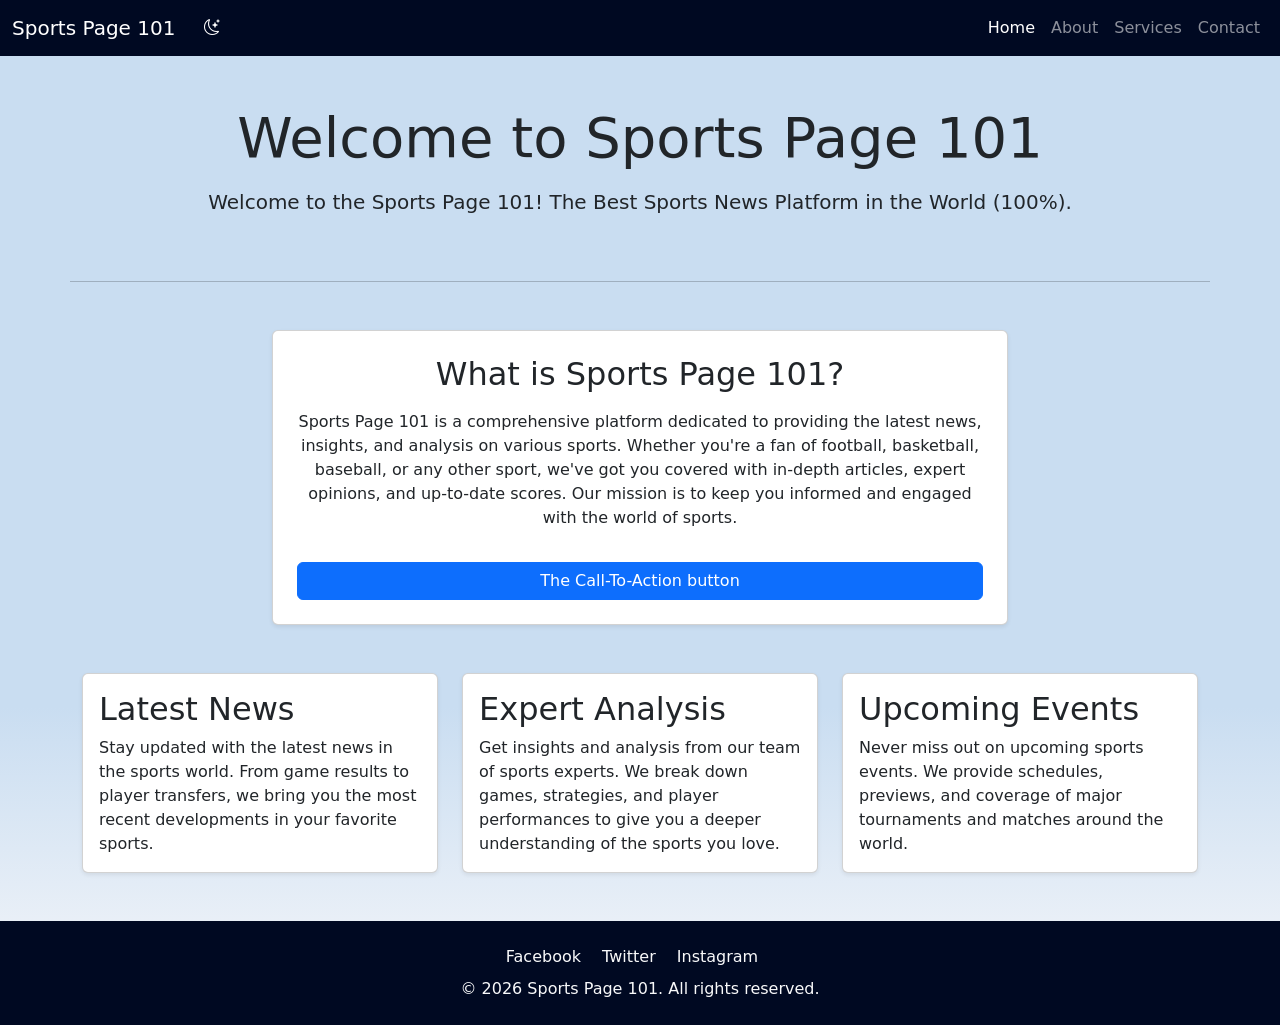
<file: html/index.html>
<!DOCTYPE html>
<html lang="en">
<head>
    <meta charset="UTF-8">
    <meta name="viewport" content="width=device-width, initial-scale=1.0">
    <link rel="stylesheet" href="../css/style.css">
    <link rel="preconnect" href="https://fonts.googleapis.com">
    <link rel="preconnect" href="https://fonts.gstatic.com" crossorigin>
    <link href="https://fonts.googleapis.com/css2?family=Montserrat:ital,wght@0,100..900;1,100..900&display=swap" rel="stylesheet">
    <link href="https://cdn.jsdelivr.net/npm/bootstrap@5.3.8/dist/css/bootstrap.min.css" rel="stylesheet" integrity="sha384-sRIl4kxILFvY47J16cr9ZwB07vP4J8+LH7qKQnuqkuIAvNWLzeN8tE5YBujZqJLB" crossorigin="anonymous">
    <link rel="stylesheet" href="https://cdn.jsdelivr.net/npm/bootstrap-icons@1.11.3/font/bootstrap-icons.min.css">
    <title>Main Page</title>
</head>
<body>
    <nav class="navbar navbar-expand-lg navbar-dark bg-slightyDarkBlue">

        <div class="container-fluid">

            <a href="#" class="navbar-brand">Sports Page 101</a>
            <button type="button" class="btn text-white" id="themeToggler"><i class="bi bi-moon-stars" id="dark-mode-icon"></i></button>
            <button class="navbar-toggler" type="button" data-bs-toggle="collapse" data-bs-target="#navbarSupportedContent" aria-controls="navbarSupportedContent" aria-expanded="false" aria-label="Toggle navigation">
                <span class="navbar-toggler-icon"></span>
            </button>
            <div class="collapse navbar-collapse" id="navbarSupportedContent">
                <ul class="navbar-nav ms-auto mb-2 mb-lg-0">
                    <li class="nav-item">
                        <a href="index.html" class="nav-link active" aria-current="page">Home</a>
                    </li>
                    <li class="nav-item">
                        <a href="about.html" class="nav-link">About</a>
                    </li>
                    <li class="nav-item">
                        <a href="services.html" class="nav-link">Services</a>
                    </li>
                    <li class="nav-item">
                        <a href="contact.html" class="nav-link">Contact</a>
                    </li>
                </ul>
            </div>
        </div>
    </nav>
    
    <section class="py-5">
        <div class="container text-center">
            <h1 class="display-4 fw-normal">Welcome to Sports Page 101</h1>
            <!-- This is a placeholder, someday This will change to introduce our page better -->
            <!-- Btw use word wrap (Alt+Z) to make one line long text to short multiple line text -->
            <p class="lead mt-3">Welcome to the Sports Page 101! The Best Sports News Platform in the World (100%). </p>
        </div>
    </section>
    <hr class="container my-0">
    <section class="py-5">
        <div class="container">
            <div class="row justify-content-center mb-5">
                <div class="col-lg-8">    
                    <div class="card shadow-sm p-4 text-center">
                        <h2 class="mb-3">What is Sports Page 101?</h2>
                        <p>Sports Page 101 is a comprehensive platform dedicated to providing the latest news, insights, and analysis on various sports. Whether you're a fan of football, basketball, baseball, or any other sport, we've got you covered with in-depth articles, expert opinions, and up-to-date scores. Our mission is to keep you informed and engaged with the world of sports.</p>
                        <button class="btn btn-primary mt-3">The Call-To-Action button</button>
                    </div>
                </div>
            </div>

            <div class="row g-4">
                <div class="col-md-4">
                    <div class="card h-100 shadow-sm">
                        <div class="card-body">
                            <h2 class="card-title">Latest News</h2>
                            <p class="card-text">Stay updated with the latest news in the sports world. From game results to player transfers, we bring you the most recent developments in your favorite sports.</p>
                        </div>
                    </div>
                </div>
                <div class="col-md-4">
                    <div class="card h-100 shadow-sm">
                        <div class="card-body">
                            <h2 class="card-title">Expert Analysis</h2>
                            <p class="card-text">Get insights and analysis from our team of sports experts. We break down games, strategies, and player performances to give you a deeper understanding of the sports you love.</p>
                        </div>
                    </div>
                </div>
                <div class="col-md-4">
                    <div class="card h-100 shadow-sm">
                        <div class="card-body">
                            <h2 class="card-title">Upcoming Events</h2>
                            <p class="card-text">Never miss out on upcoming sports events. We provide schedules, previews, and coverage of major tournaments and matches around the world.</p>
                        </div>
                    </div>
                </div>
            </div>
        </div>
    </section>
    
    <footer class="bg-slightyDarkBlue text-light py-4">
        <div class="container text-center">
            <div class="mb-2">
                <a href="#" class="link-light text-decoration-none me-3 link-opacity-75-hover">Facebook</a>
                <a href="#" class="link-light text-decoration-none me-3 link-opacity-75-hover">Twitter</a>
                <a href="#" class="link-light text-decoration-none me-3 link-opacity-75-hover">Instagram</a>
            </div>
            <p class="mb-0">&copy; <span id="dynamicDate"></span> Sports Page 101. All rights reserved.</p>
        </div>
    </footer>
    <script src="https://cdn.jsdelivr.net/npm/bootstrap@5.3.8/dist/js/bootstrap.bundle.min.js" integrity="sha384-FKyoEForCGlyvwx9Hj09JcYn3nv7wiPVlz7YYwJrWVcXK/BmnVDxM+D2scQbITxI" crossorigin="anonymous"></script>
    <script src="../scripts/script-dm-head-foot.js"></script>
</body>
</html>
</file>
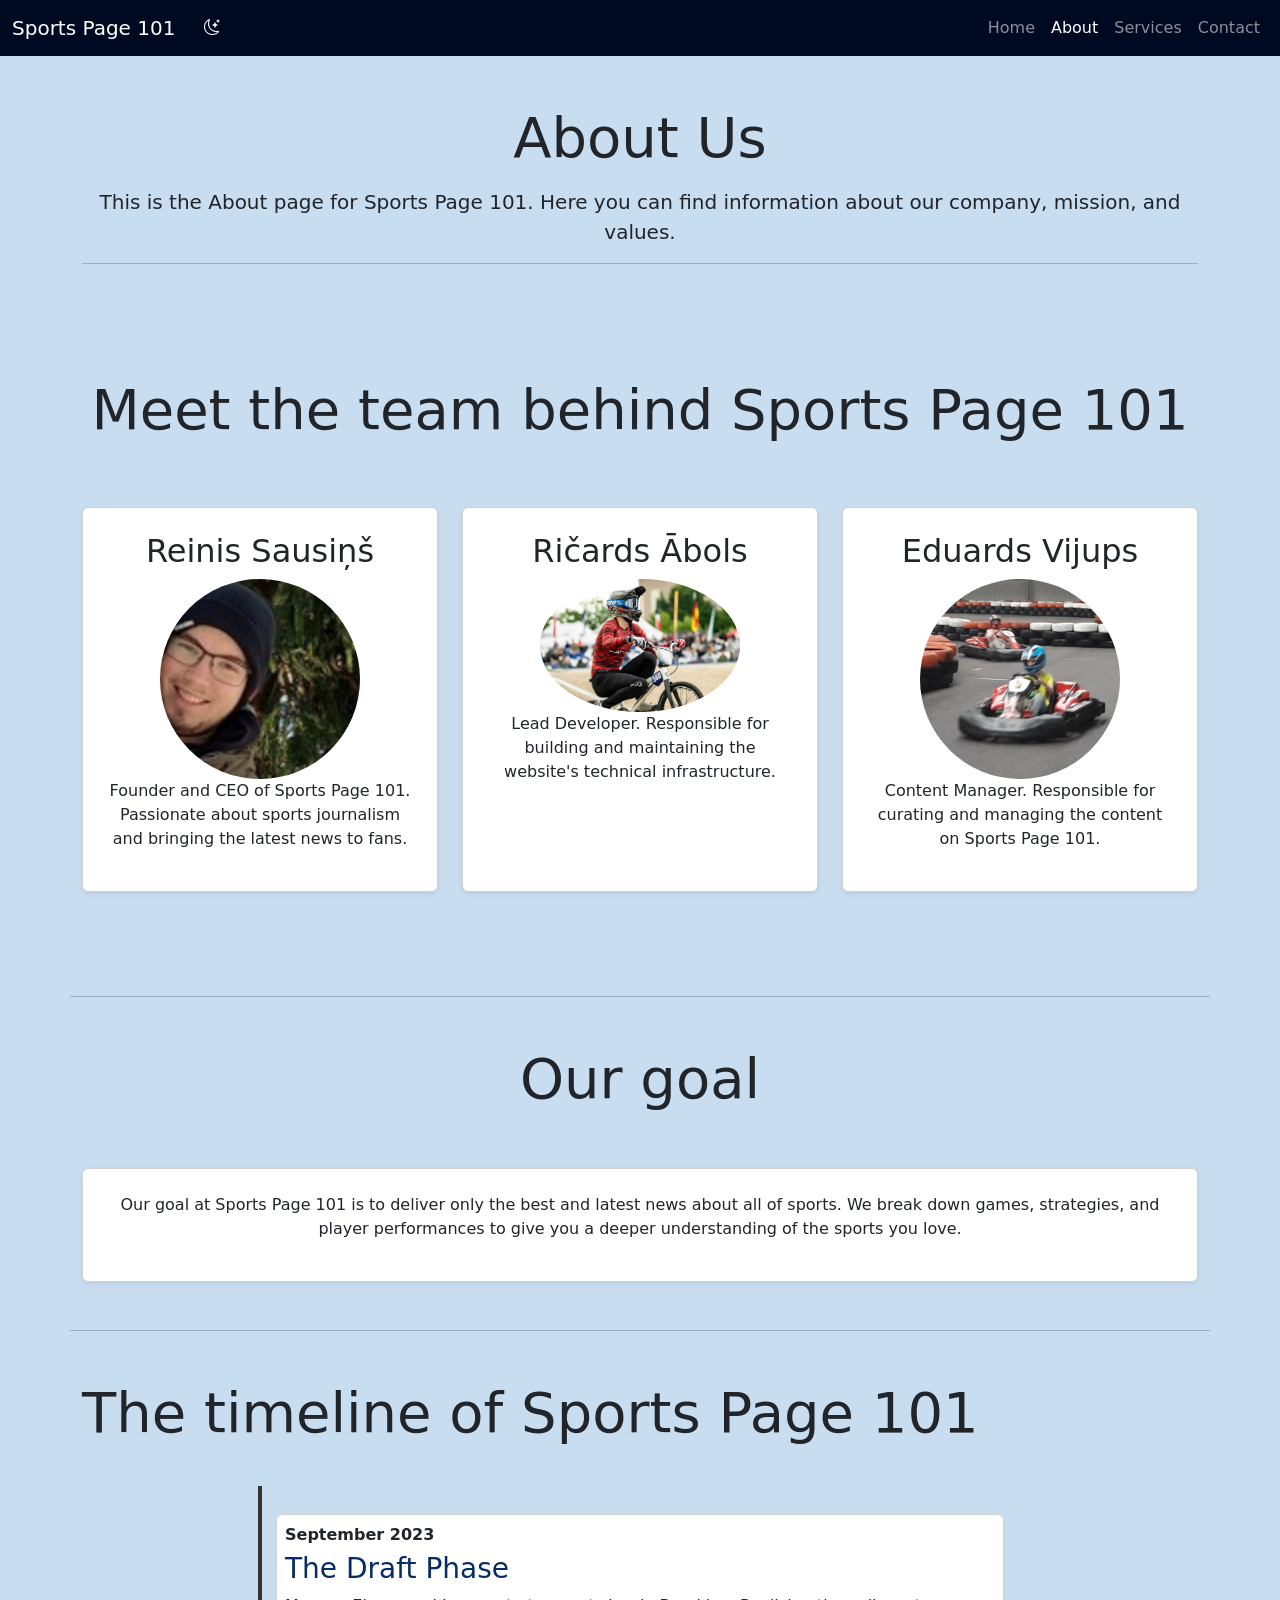
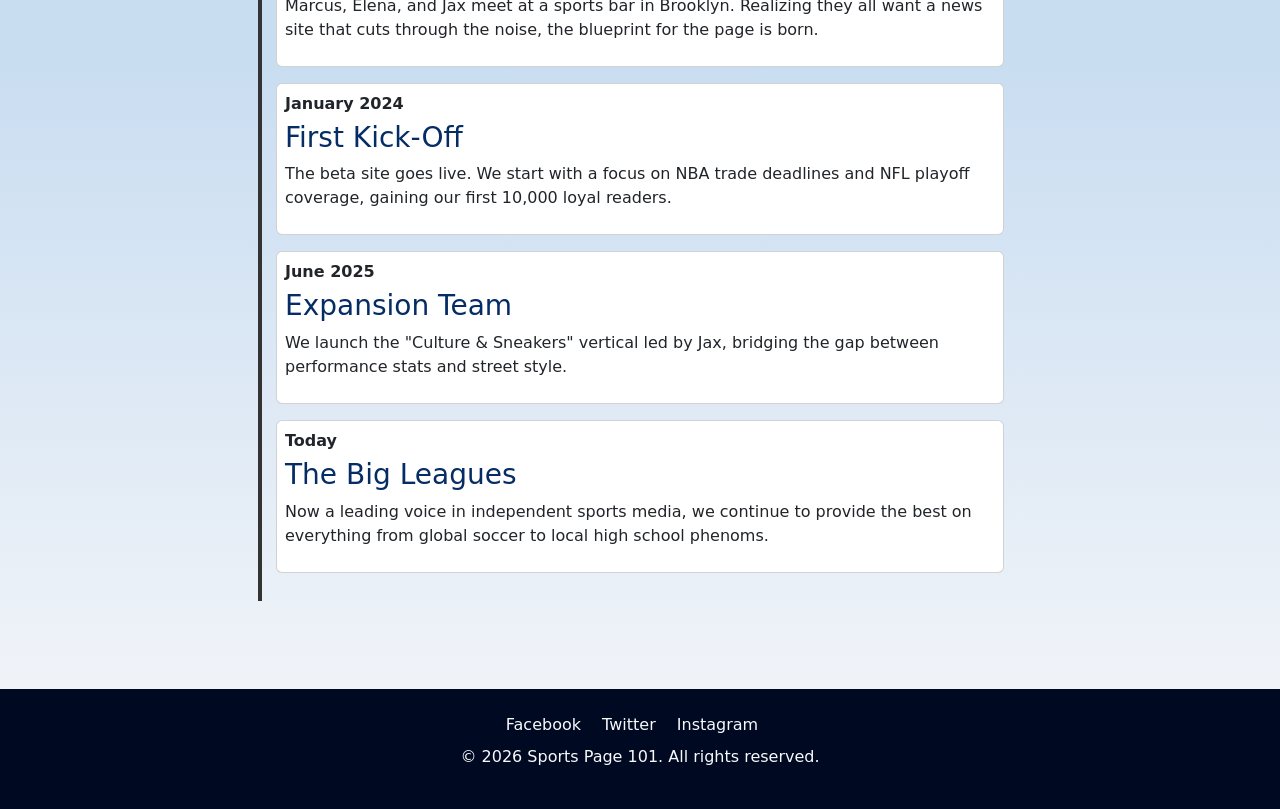
<file: html/about.html>
<!DOCTYPE html>
<html lang="en">
<head>
    <meta charset="UTF-8">
    <meta name="viewport" content="width=device-width, initial-scale=1.0">
    <link rel="stylesheet" href="../css/style.css">
    <link rel="preconnect" href="https://fonts.googleapis.com">
    <link rel="preconnect" href="https://fonts.gstatic.com" crossorigin>
    <link href="https://fonts.googleapis.com/css2?family=Montserrat:ital,wght@0,100..900;1,100..900&display=swap" rel="stylesheet">
    <link href="https://cdn.jsdelivr.net/npm/bootstrap@5.3.8/dist/css/bootstrap.min.css" rel="stylesheet" integrity="sha384-sRIl4kxILFvY47J16cr9ZwB07vP4J8+LH7qKQnuqkuIAvNWLzeN8tE5YBujZqJLB" crossorigin="anonymous">
    <link rel="stylesheet" href="https://cdn.jsdelivr.net/npm/bootstrap-icons@1.11.3/font/bootstrap-icons.min.css">
    <title>Main Page</title>
</head>
<body>
    <nav class="navbar navbar-expand-lg navbar-dark bg-slightyDarkBlue">

        <div class="container-fluid">

            <a href="#" class="navbar-brand">Sports Page 101</a>
            <button type="button" class="btn text-white" id="themeToggler"><i class="bi bi-moon-stars" id="dark-mode-icon"></i></button>
            <button class="navbar-toggler" type="button" data-bs-toggle="collapse" data-bs-target="#navbarSupportedContent" aria-controls="navbarSupportedContent" aria-expanded="false" aria-label="Toggle navigation">
                <span class="navbar-toggler-icon"></span>
            </button>
            <div class="collapse navbar-collapse" id="navbarSupportedContent">
                <ul class="navbar-nav ms-auto mb-2 mb-lg-0">
                    <li class="nav-item">
                        <a href="index.html" class="nav-link">Home</a>
                    </li>
                    <li class="nav-item">
                        <a href="about.html" class="nav-link active" aria-current="page">About</a>
                    </li>
                    <li class="nav-item">
                        <a href="services.html" class="nav-link">Services</a>
                    </li>
                    <li class="nav-item">
                        <a href="contact.html" class="nav-link">Contact</a>
                    </li>
                </ul>
            </div>
        </div>
    </nav>

    <section class="py-5">
        <div class="container text-center">
            <div>
                <h1 class="display-4 fw-normal">About Us</h1>
                <p class="lead mt-3">This is the About page for Sports Page 101. Here you can find information about our company, mission, and values.</p>
            </div>
            <hr>
        </div>
    </section>
    <section class="py-5">
        <div class="container">
            <div class="row justify-content-center text-center mb-5">
                <h1 class="display-4 fw-normal">Meet the team behind Sports Page 101</h1>
            </div>
            <div class="row justify-content-center mb-5">
                <div class="col-md-4 my-2">
                    <!-- These cards are also placeholders -->
                    <div class="card h-100 shadow-sm p-4 text-center">
                        <h2>Reinis Sausiņš</h2>
                        <img src="../images/ReinisPhoto.jpeg" class="about-picture mx-auto d-block">
                        <p>Founder and CEO of Sports Page 101. Passionate about sports journalism and bringing the latest news to fans.</p>
                    </div>
                </div>
                <div class="col-md-4 my-2">
                    <!-- These cards are also placeholders -->
                    <div class="card h-100 shadow-sm p-4 text-center">
                        <h2>Ričards Ābols</h2>
                        <img src="../images/RicardsPhoto.JPG" class="about-picture mx-auto d-block">
                        <p>Lead Developer. Responsible for building and maintaining the website's technical infrastructure.</p>
                    </div>
                </div>
                <div class="col-md-4 my-2">
                    <!-- These cards are also placeholders -->
                    <div class="card h-100 shadow-sm p-4 text-center">
                        <h2>Eduards Vijups</h2>
                        <img src="../images/EduardsPhoto.jpg" class="about-picture mx-auto d-block">
                        <p>Content Manager. Responsible for curating and managing the content on Sports Page 101.</p>
                    </div>
                </div>
            </div>
        </div>
    </section>
    <hr class="container my-0">
    <section class="py-5">
        <div class="container">
            <div class="row justify-content-center text-center mb-5">
                <h1 class="display-4"><strong>Our goal</strong></h1>
            </div>
            <div class="card shadow-sm p-4 text-center">
                <p>Our goal at Sports Page 101 is to deliver only the best and latest news about all of sports. We break down games, strategies, and player performances to give you a deeper understanding of the sports you love.</p>
            </div>
        </div>
    </section>
    <hr class="container my-0">
    <section class="py-5">
        <div class="container">
            <h1 class="display-4 fw-normal">The timeline of Sports Page 101</h1>
            <div class="timeline">
                <ul class="list-group list-group-flush">
                    <!-- These cards are placeholders for the timeline -->
                    <li class="list-group-item bg-transparent">
                    <div class="card p-2">
                        <span class="timeline-date">September 2023</span>
                        <h3 class="text-primary-emphasis">The Draft Phase</h3>
                        <p>Marcus, Elena, and Jax meet at a sports bar in Brooklyn. Realizing they all want a news site that cuts through the noise, the blueprint for the page is born.</p>
                    </div>
                    </li>

                    <li class="list-group-item bg-transparent">
                    <div class="card p-2">
                        <span class="timeline-date">January 2024</span>
                        <h3 class="text-primary-emphasis">First Kick-Off</h3>
                        <p>The beta site goes live. We start with a focus on NBA trade deadlines and NFL playoff coverage, gaining our first 10,000 loyal readers.</p>
                    </div>
                    </li>

                    <li class="list-group-item bg-transparent">
                    <div class="card p-2">
                        <span class="timeline-date">June 2025</span>
                        <h3 class="text-primary-emphasis">Expansion Team</h3>
                        <p>We launch the "Culture & Sneakers" vertical led by Jax, bridging the gap between performance stats and street style.</p>
                    </div>
                    </li>

                    <li class="list-group-item bg-transparent">
                    <div class="card p-2">
                        <span class="timeline-date">Today</span>
                        <h3 class="text-primary-emphasis">The Big Leagues</h3>
                        <p>Now a leading voice in independent sports media, we continue to provide the best on everything from global soccer to local high school phenoms.</p>
                    </div>
                    </li>
                </ul>
            </div>
        </div>
    </section>
    <footer class="bg-slightyDarkBlue text-light py-4">
        <div class="container text-center">
            <div class="mb-2">
                <a href="#" class="link-light text-decoration-none me-3 link-opacity-75-hover">Facebook</a>
                <a href="#" class="link-light text-decoration-none me-3 link-opacity-75-hover">Twitter</a>
                <a href="#" class="link-light text-decoration-none me-3 link-opacity-75-hover">Instagram</a>
            </div>
            <p class="mb-0">&copy; <p id="dynamicDate"></p> Sports Page 101. All rights reserved.</p>
        </div>
    </footer>
    <script src="https://cdn.jsdelivr.net/npm/bootstrap@5.3.8/dist/js/bootstrap.bundle.min.js" integrity="sha384-FKyoEForCGlyvwx9Hj09JcYn3nv7wiPVlz7YYwJrWVcXK/BmnVDxM+D2scQbITxI" crossorigin="anonymous"></script>
    <script src="../scripts/script-dm-head-foot.js"></script>
</body>
</html>
</file>
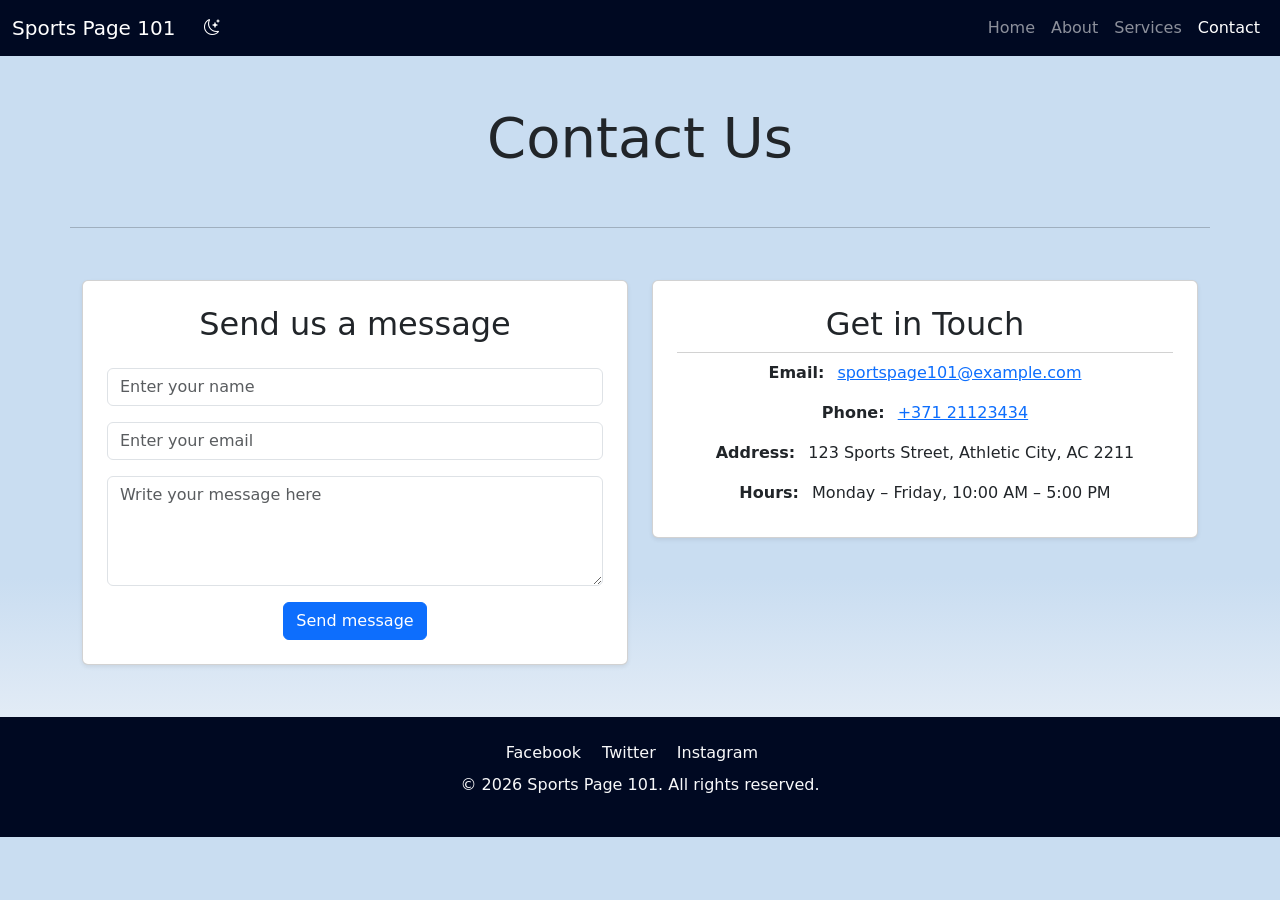
<file: html/contact.html>
<!DOCTYPE html>
<html lang="en">
<head>
    <meta charset="UTF-8">
    <meta name="viewport" content="width=device-width, initial-scale=1.0">
    <link rel="stylesheet" href="../css/style.css">
    <link rel="preconnect" href="https://fonts.googleapis.com">
    <link rel="preconnect" href="https://fonts.gstatic.com" crossorigin>
    <link href="https://fonts.googleapis.com/css2?family=Montserrat:ital,wght@0,100..900;1,100..900&display=swap" rel="stylesheet">
    <link href="https://cdn.jsdelivr.net/npm/bootstrap@5.3.8/dist/css/bootstrap.min.css" rel="stylesheet" integrity="sha384-sRIl4kxILFvY47J16cr9ZwB07vP4J8+LH7qKQnuqkuIAvNWLzeN8tE5YBujZqJLB" crossorigin="anonymous">
    <link rel="stylesheet" href="https://cdn.jsdelivr.net/npm/bootstrap-icons@1.11.3/font/bootstrap-icons.min.css">
    <title>Contact - Sports Page 101</title>
</head>
<body>
    <nav class="navbar navbar-expand-lg navbar-dark bg-slightyDarkBlue">

        <div class="container-fluid">

            <a href="#" class="navbar-brand">Sports Page 101</a>
            <button type="button" class="btn text-white" id="themeToggler"><i class="bi bi-moon-stars" id="dark-mode-icon"></i></button>
            <button class="navbar-toggler" type="button" data-bs-toggle="collapse" data-bs-target="#navbarSupportedContent" aria-controls="navbarSupportedContent" aria-expanded="false" aria-label="Toggle navigation">
                <span class="navbar-toggler-icon"></span>
            </button>
            <div class="collapse navbar-collapse" id="navbarSupportedContent">
                <ul class="navbar-nav ms-auto mb-2 mb-lg-0">
                    <li class="nav-item">
                        <a href="index.html" class="nav-link">Home</a>
                    </li>
                    <li class="nav-item">
                        <a href="about.html" class="nav-link">About</a>
                    </li>
                    <li class="nav-item">
                        <a href="services.html" class="nav-link">Services</a>
                    </li>
                    <li class="nav-item">
                        <a href="contact.html" class="nav-link active" aria-current="page">Contact</a>
                    </li>
                </ul>
            </div>
        </div>
    </nav>
    
    <main>
        <section class="py-5">
            <div class="container text-center">
                <h1 class="display-4 fw-normal">Contact Us</h1>
            </div>
        </section>
        <hr class="container my-0">
        <section class="py-5">
            <div class="container text-center">
                <div class="row">
                    <div class="col-lg-6 col-md-6 my-1">
                        <div class="card shadow-sm p-4 text-center">
                            <!-- Contact Form -->
                            <form id="contactForm" novalidate>
                                <h2 class="mb-4">Send us a message</h2>
                                
                                <div class="mb-3 w-100">
                                    <input type="text" class="form-control" id="name" name="name" placeholder="Enter your name" required>
                                </div>

                                <div class="mb-3 w-100">
                                    <input type="email" class="form-control" id="email" name="email" placeholder="Enter your email" required>
                                </div>

                                <div class="mb-3 w-100">
                                    <textarea class="form-control" id="message" name="message" rows="4" placeholder="Write your message here"></textarea>
                                </div>
                                
                                <button class="btn btn-primary" type="submit">Send message</button>
                            </form>
                        </div>
                    </div>

                    <!-- Contact Details -->
                    <div class="col-lg-6 col-md-6 my-1">
                        <div class="card shadow-sm p-4 text-center">
                            <h2>Get in Touch</h2>
                            <ul class="list-group list-group-flush">

                                <li class="list-group-item">
                                    <strong>Email:</strong>
                                    <a href="mailto:sportspage101@example.com" class="ms-2">
                                        sportspage101@example.com
                                    </a>
                                </li>

                                <li class="list-group-item">
                                    <strong>Phone:</strong>
                                    <a href="tel:+37121123434" class="ms-2">
                                        +371 21123434
                                    </a>
                                </li>

                                <li class="list-group-item">
                                    <strong>Address:</strong>
                                    <span class="ms-2">
                                        123 Sports Street, Athletic City, AC 2211
                                    </span>
                                </li>

                                <li class="list-group-item">
                                    <strong>Hours:</strong>
                                    <span class="ms-2">
                                        Monday – Friday, 10:00 AM – 5:00 PM
                                    </span>
                                </li>

                            </ul>
                        </div>
                    </div>
                </div>
            </div>
        </section>
    </main>

    <footer class="bg-slightyDarkBlue text-light py-4">
        <div class="container text-center">
            <div class="mb-2">
                <a href="#" class="link-light text-decoration-none me-3 link-opacity-75-hover">Facebook</a>
                <a href="#" class="link-light text-decoration-none me-3 link-opacity-75-hover">Twitter</a>
                <a href="#" class="link-light text-decoration-none me-3 link-opacity-75-hover">Instagram</a>
            </div>
            <p class="mb-0">&copy; <p id="dynamicDate"></p> Sports Page 101. All rights reserved.</p>
        </div>
    </footer>
    <script src="https://cdn.jsdelivr.net/npm/bootstrap@5.3.8/dist/js/bootstrap.bundle.min.js" integrity="sha384-FKyoEForCGlyvwx9Hj09JcYn3nv7wiPVlz7YYwJrWVcXK/BmnVDxM+D2scQbITxI" crossorigin="anonymous"></script>

    <script src="../scripts/contact.js"></script>
    <script src="../scripts/script-dm-head-foot.js"></script>
</body>
</html>
</file>
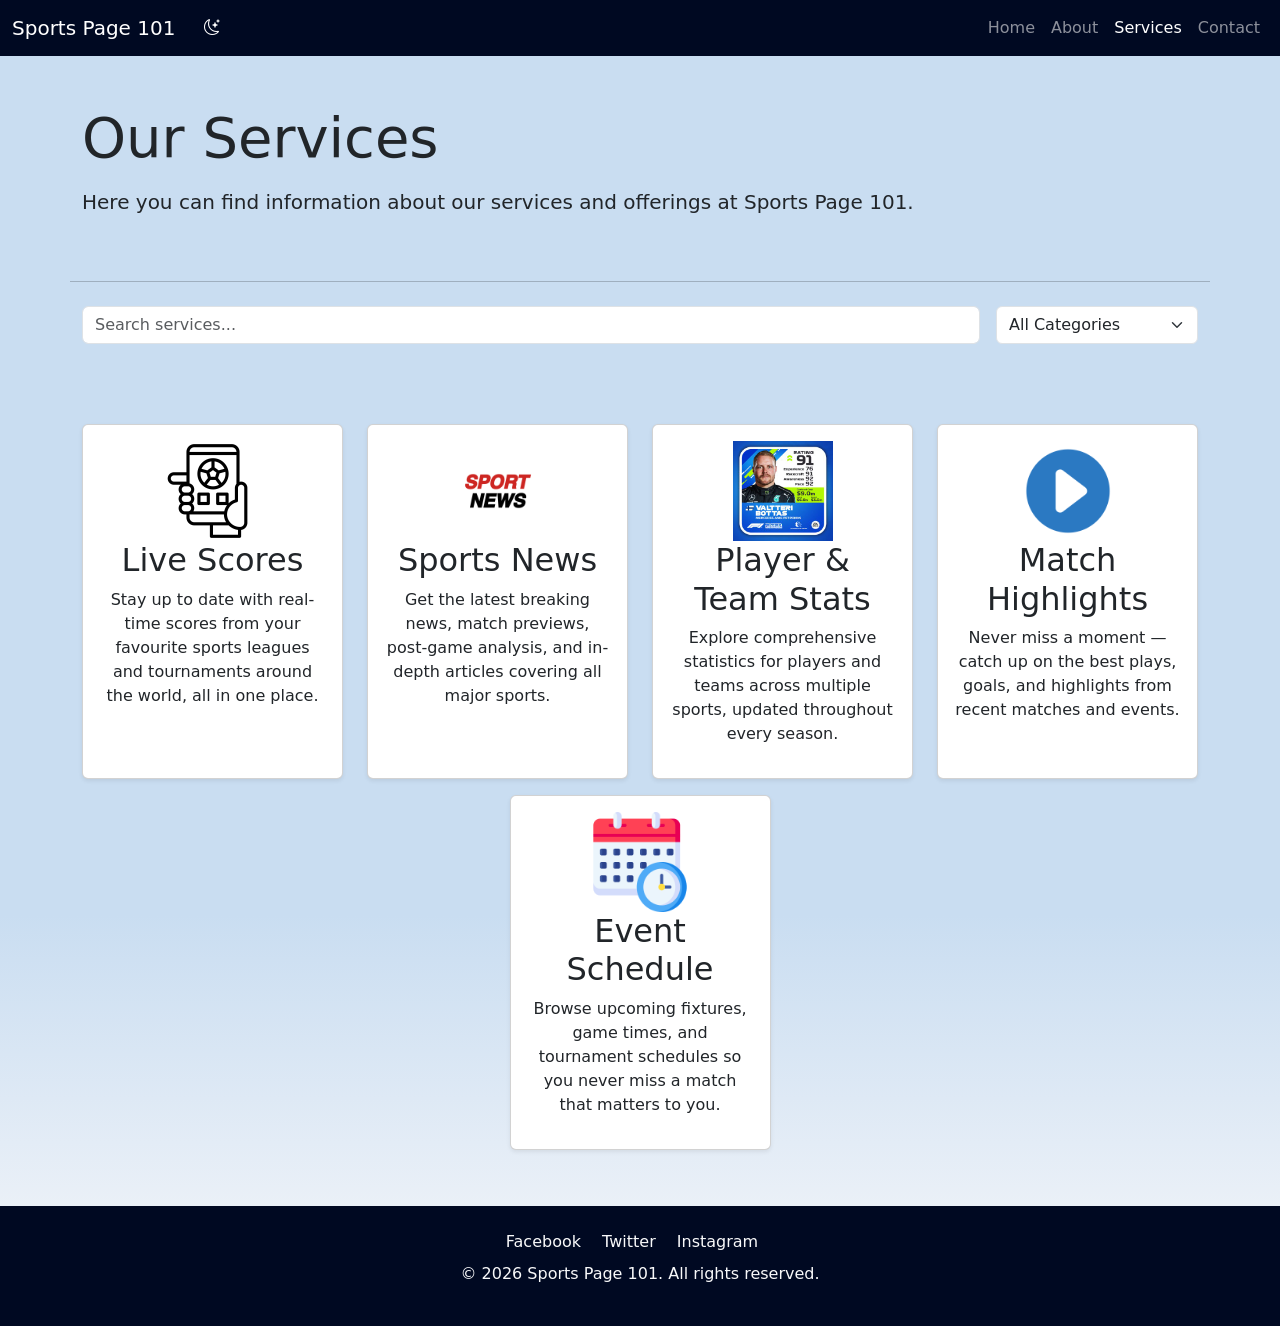
<file: html/services.html>
<!DOCTYPE html>
<html lang="en">
<head>
    <meta charset="UTF-8">
    <meta name="viewport" content="width=device-width, initial-scale=1.0">
    <link rel="stylesheet" href="../css/style.css">
    <link rel="preconnect" href="https://fonts.googleapis.com">
    <link rel="preconnect" href="https://fonts.gstatic.com" crossorigin>
    <link href="https://fonts.googleapis.com/css2?family=Montserrat:ital,wght@0,100..900;1,100..900&display=swap" rel="stylesheet">
    <link href="https://cdn.jsdelivr.net/npm/bootstrap@5.3.8/dist/css/bootstrap.min.css" rel="stylesheet" integrity="sha384-sRIl4kxILFvY47J16cr9ZwB07vP4J8+LH7qKQnuqkuIAvNWLzeN8tE5YBujZqJLB" crossorigin="anonymous">
    <link rel="stylesheet" href="https://cdn.jsdelivr.net/npm/bootstrap-icons@1.11.3/font/bootstrap-icons.min.css">
    <title>Services - Sports Page 101</title>
</head>
<body>
    <nav class="navbar navbar-expand-lg navbar-dark bg-slightyDarkBlue">

        <div class="container-fluid">

            <a href="#" class="navbar-brand">Sports Page 101</a>
            <button type="button" class="btn text-white" id="themeToggler"><i class="bi bi-moon-stars" id="dark-mode-icon"></i></button>
            <button class="navbar-toggler" type="button" data-bs-toggle="collapse" data-bs-target="#navbarSupportedContent" aria-controls="navbarSupportedContent" aria-expanded="false" aria-label="Toggle navigation">
                <span class="navbar-toggler-icon"></span>
            </button>
            <div class="collapse navbar-collapse" id="navbarSupportedContent">
                <ul class="navbar-nav ms-auto mb-2 mb-lg-0">
                    <li class="nav-item">
                        <a href="index.html" class="nav-link">Home</a>
                    </li>
                    <li class="nav-item">
                        <a href="about.html" class="nav-link">About</a>
                    </li>
                    <li class="nav-item">
                        <a href="services.html" class="nav-link active" aria-current="page">Services</a>
                    </li>
                    <li class="nav-item">
                        <a href="contact.html" class="nav-link">Contact</a>
                    </li>
                </ul>
            </div>
        </div>
    </nav>

    <main>
        <section class="py-5">
            <div class="container">
                <h1 class="display-4 fw-normal">Our Services</h1>
                <p class="lead mt-3">Here you can find information about our services and offerings at Sports Page 101.</p>
            </div>
        </section>
        <hr class="container my-0">


        <section class="py-4">
            <div class="container d-flex gap-3 flex-wrap">
                <input type="text" id="search-input" class="form-control w-auto flex-grow-1" placeholder="Search services...">
                <select id="category-select" class="form-select w-auto">
                    <option value="all">All Categories</option>
                    <option value="live">Live & Real-Time</option>
                    <option value="news">News & Analysis</option>
                    <option value="data">Data & Stats</option>
                    <option value="media">Media & Highlights</option>
                    <option value="schedule">Schedule & Events</option>
                </select>
            </div>
        </section>


        <section class="py-5">
            <div class="container">
                <div class="row justify-content-center text-center" id="services-grid">
 
                    <div class="col-lg-3 col-md-6 my-2" data-category="live" data-keywords="live scores real-time leagues tournaments">
                        <div class="card h-100 shadow-sm">
                            <div class="card-body">
                                <img src="../images/live-scores.png" alt="Live Scores Icon" class="service-images">
                                <h2>Live Scores</h2>
                                <p>Stay up to date with real-time scores from your favourite sports leagues and tournaments around the world, all in one place.</p>
                            </div>
                        </div>
                    </div>
 
                    <div class="col-lg-3 col-md-6 my-2" data-category="news" data-keywords="sports news breaking analysis articles previews">
                        <div class="card h-100 shadow-sm">
                            <div class="card-body">
                                <img src="../images/news.png" alt="Sports News Icon" class="service-images">
                                <h2>Sports News</h2>
                                <p>Get the latest breaking news, match previews, post-game analysis, and in-depth articles covering all major sports.</p>
                            </div>
                        </div>
                    </div>
 
                    <div class="col-lg-3 col-md-6 my-2" data-category="data" data-keywords="player team stats statistics data season">
                        <div class="card h-100 shadow-sm">
                            <div class="card-body">
                                <img src="../images/stats.jpg" alt="Player Stats Icon" class="service-images">
                                <h2>Player & Team Stats</h2>
                                <p>Explore comprehensive statistics for players and teams across multiple sports, updated throughout every season.</p>
                            </div>
                        </div>
                    </div>
 
                    <div class="col-lg-3 col-md-6 my-2" data-category="media" data-keywords="match highlights video goals plays moments">
                        <div class="card h-100 shadow-sm">
                            <div class="card-body">
                                <img src="../images/highlights.png" alt="Highlights Icon" class="service-images">
                                <h2>Match Highlights</h2>
                                <p>Never miss a moment — catch up on the best plays, goals, and highlights from recent matches and events.</p>
                            </div>
                        </div>
                    </div>
 
                    <div class="col-lg-3 col-md-6 my-2" data-category="schedule" data-keywords="event schedule fixtures upcoming calendar tournaments">
                        <div class="card h-100 shadow-sm">
                            <div class="card-body">
                                <img src="../images/schedule.png" alt="Schedule Icon" class="service-images">
                                <h2>Event Schedule</h2>
                                <p>Browse upcoming fixtures, game times, and tournament schedules so you never miss a match that matters to you.</p>
                            </div>
                        </div>
                    </div>
 
                </div>
            </div>
        </section>
    </main>
    <footer class="bg-slightyDarkBlue text-light py-4">
        <div class="container text-center">
            <div class="mb-2">
                <a href="#" class="link-light text-decoration-none me-3 link-opacity-75-hover">Facebook</a>
                <a href="#" class="link-light text-decoration-none me-3 link-opacity-75-hover">Twitter</a>
                <a href="#" class="link-light text-decoration-none me-3 link-opacity-75-hover">Instagram</a>
            </div>
            <p class="mb-0">&copy; <p id="dynamicDate"></p> Sports Page 101. All rights reserved.</p>
        </div>
    </footer>
    <script src="https://cdn.jsdelivr.net/npm/bootstrap@5.3.8/dist/js/bootstrap.bundle.min.js" integrity="sha384-FKyoEForCGlyvwx9Hj09JcYn3nv7wiPVlz7YYwJrWVcXK/BmnVDxM+D2scQbITxI" crossorigin="anonymous"></script>
    <script src="../scripts/script_service.js"></script>
    <script src="../scripts/script-dm-head-foot.js"></script>
</body>
</html>
</file>
<file: css/style.css>
/* Colors I Used

Background: #c9ddf1
Header and Footer: #000922
Header and Footer Text : #f3f3f4
Link Text: #0ba9dd
Still thinking where to use this: #5e94ba


*/

*, *::before, *::after {
    transition: background-color 0.5s ease, color 0.5s ease;
}

body {
    /* background-color: #c9ddf1; */
    background-image: linear-gradient(to bottom, #c9ddf1 0%, #c9ddf1 69%, #f8f8fa 100%);
    font-family: 'Montserrat', sans-serif;
    margin: 0;
    padding: 0;
}

/* ==================================================== */
/* ========= Bootstrap custom element Section ========= */
/* ==================================================== */

.bg-slightyDarkBlue {
    background-color:#000922;
}


.list-group-item {
    border: none !important;
}

/* ==================================================== */
/* =============== Miscellaneous Section ============== */
/* ==================================================== */

.hidden {
    display: none;
}

.service-images {
    width: 100px;
    height: 100px;
}

/* ==================================================== */
/* ================== Contact page Section ================== */
/* ==================================================== */
.navbar.scrolled {
    background-color: #5e94ba;
}

footer div p.mb-0 {
    display: inline;
}

#dynamicDate {
    display: inline;
}

.hoverEffect {
    background-color: #5e94ba;
}

/* =================================================== */
/* ================ Dark Mode Section ================ */
/* =================================================== */

.dark-mode {
    background-color: #000922 !important;
    background-image: none;
    color: #f3f3f4;
}

.dark-mode .navbar.scrolled {
    background-color: #02195a;
}

.dark-mode .bg-slightyDarkBlue {
    background-color: #0c1838;
}

.dark-mode .hoverEffect {
    background-color: #02195a;
}

.dark-mode .card {
    background-color: #0c1838;
    color: #f3f3f4;
    border-color: #2a3a5a;
}

.dark-mode .text-primary-emphasis {
    color: #99bbee !important;
}

.dark-mode .timeline::after {
    background-color: #f0f0f0;
}

.dark-mode .form-control {
    background-color: #02195a;
    color: #f3f3f4;
    border-color: #2a3a5a;
}

.dark-mode .form-select {
    background-color: #02195a;
    color: #f3f3f4;
    border-color: #2a3a5a;
}

.dark-mode .form-control::placeholder {
    color: #d9e3ff;
}

.dark-mode .list-group {
    --bs-list-group-color: #f3f3f4;
    --bs-list-group-bg: #02195a;
}

/* ==================================================== */
/* ================== About page Section ================== */
/* ==================================================== */

.about-picture {
    border-radius: 50%;
    max-width: 200px;
    width: 90%;
    height: auto;
}

/* Timeline Container */
.timeline {
    position: relative;
    max-width: 800px;
    margin: 40px auto;
    padding: 20px;
}

/* The vertical line */
.timeline::after {
    content: '';
    position: absolute;
    width: 4px;
    background-color: #333;
    top: 0;
    bottom: 0;
    left: 20px;
    margin-left: -2px;
}

.timeline-date {
    font-weight: bold;
    display: block;
    margin-bottom: 5px;
}



/* ==================================================== */
/* ================== Responsive Section ================== */
/* ==================================================== */

@media only screen and (max-width: 850px) {

    .contact-section {
        flex-direction: column-reverse;
    }

}

@media only screen and (max-width: 769px) {
    

    .header-links-container {
        display: none;
    }

    .dropdown {
        display: block;
    }

}

@media only screen and (max-width: 426px) {

    h1 {
        font-size: 24px; 
    }
    
    h2 {
        font-size: 20px;
    }

    p {
        font-size: 14px;
    }

    a {
        font-size: 14px;
    }
    
    .about-picture {
        width: 60%;
    }

    .timeline-item {
        padding: 0;
    }

    .timeline::after {
        display: none;
    }

    .contact-section {
        padding: 0;
    }

}

@media only screen and (max-width: 376px) {

    /* .card {
        width: 250px;
    } */

}

@media only screen and (max-width: 321px) {
/* 
    .card {
        width: 200px;
    } */

}
</file>
